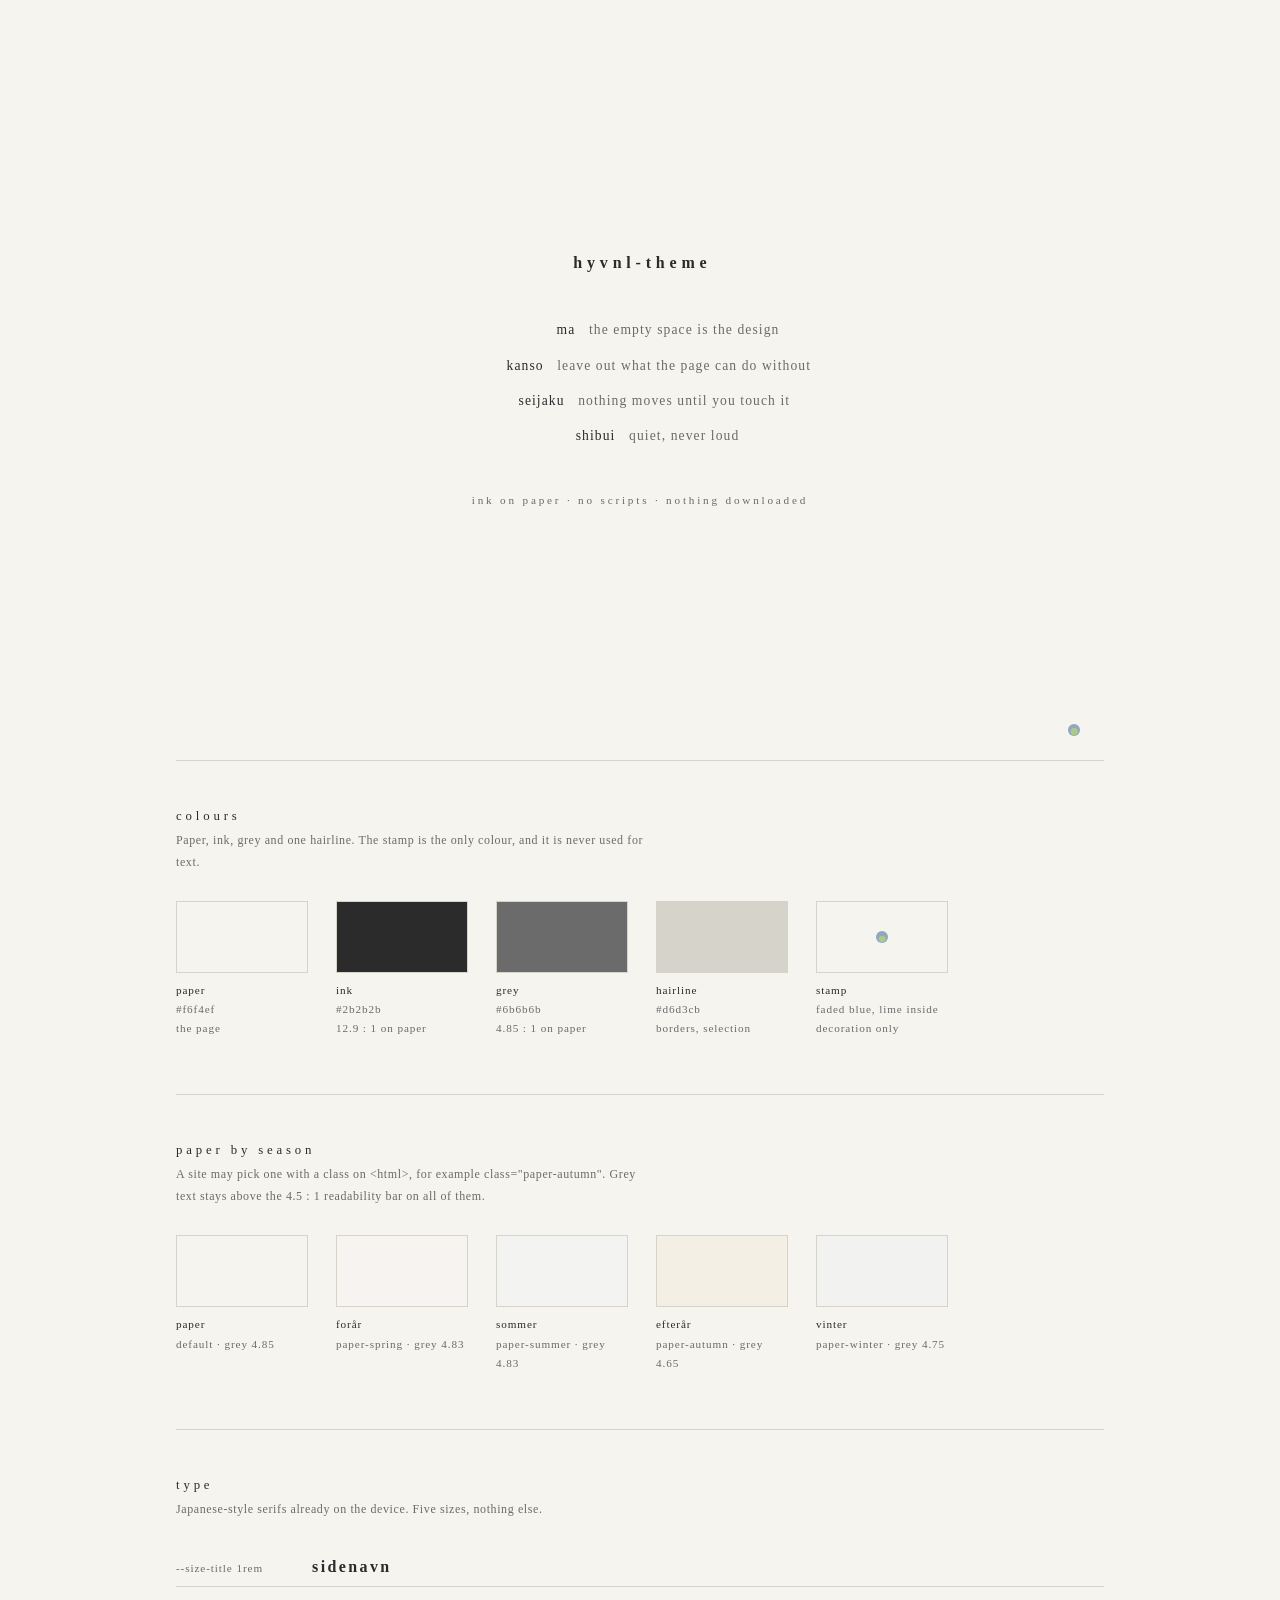
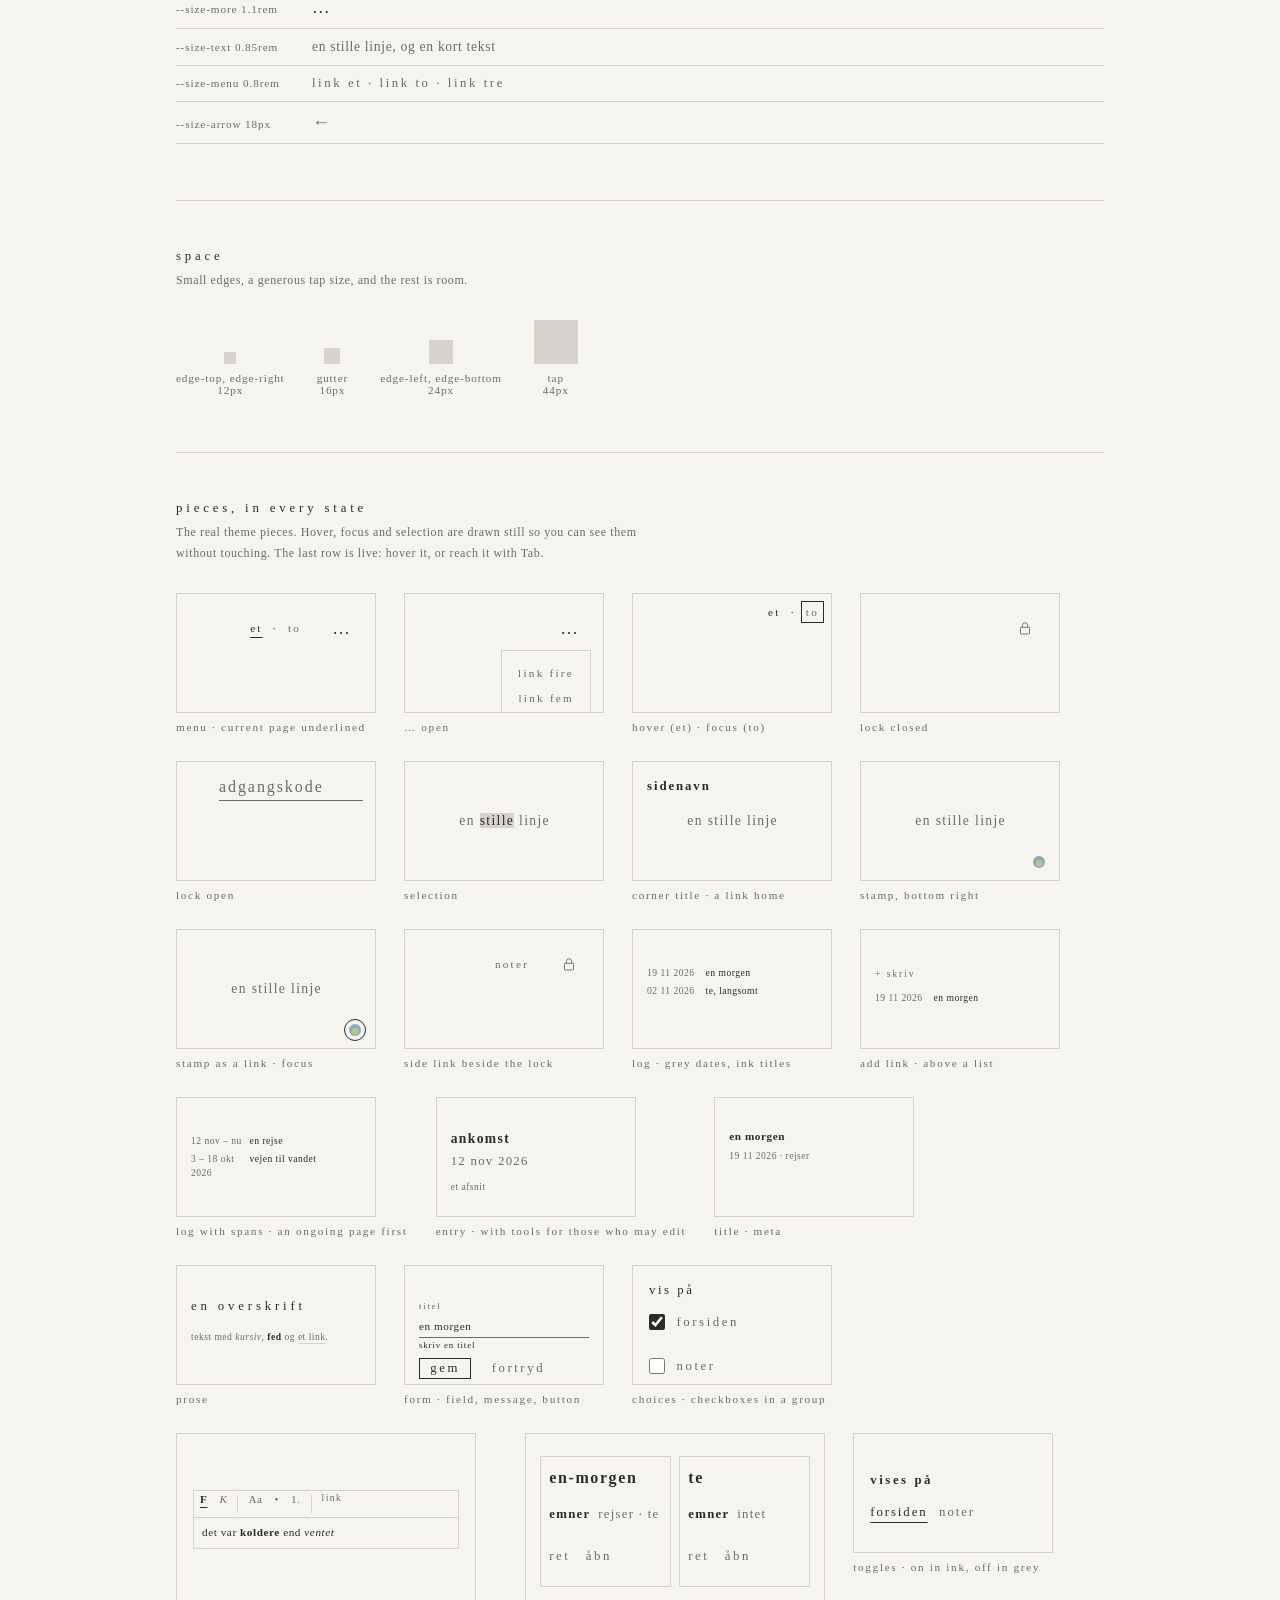
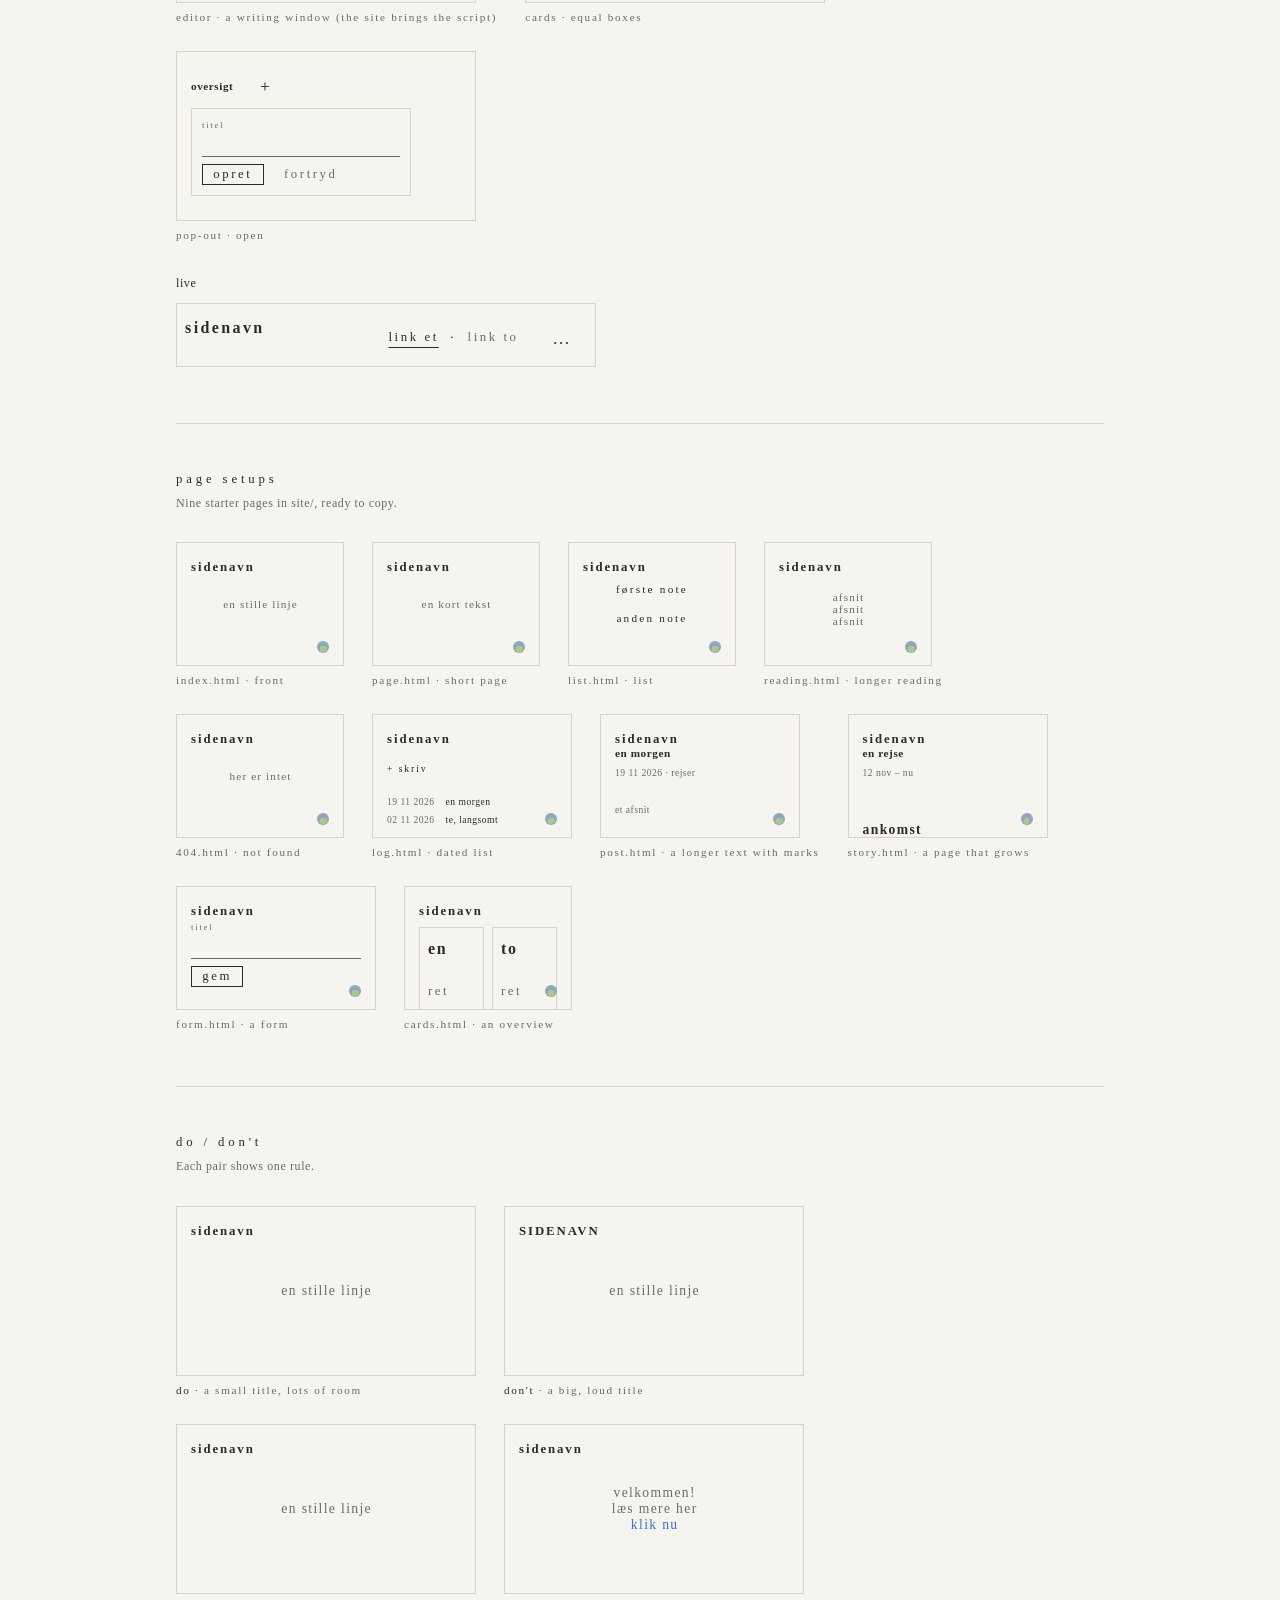
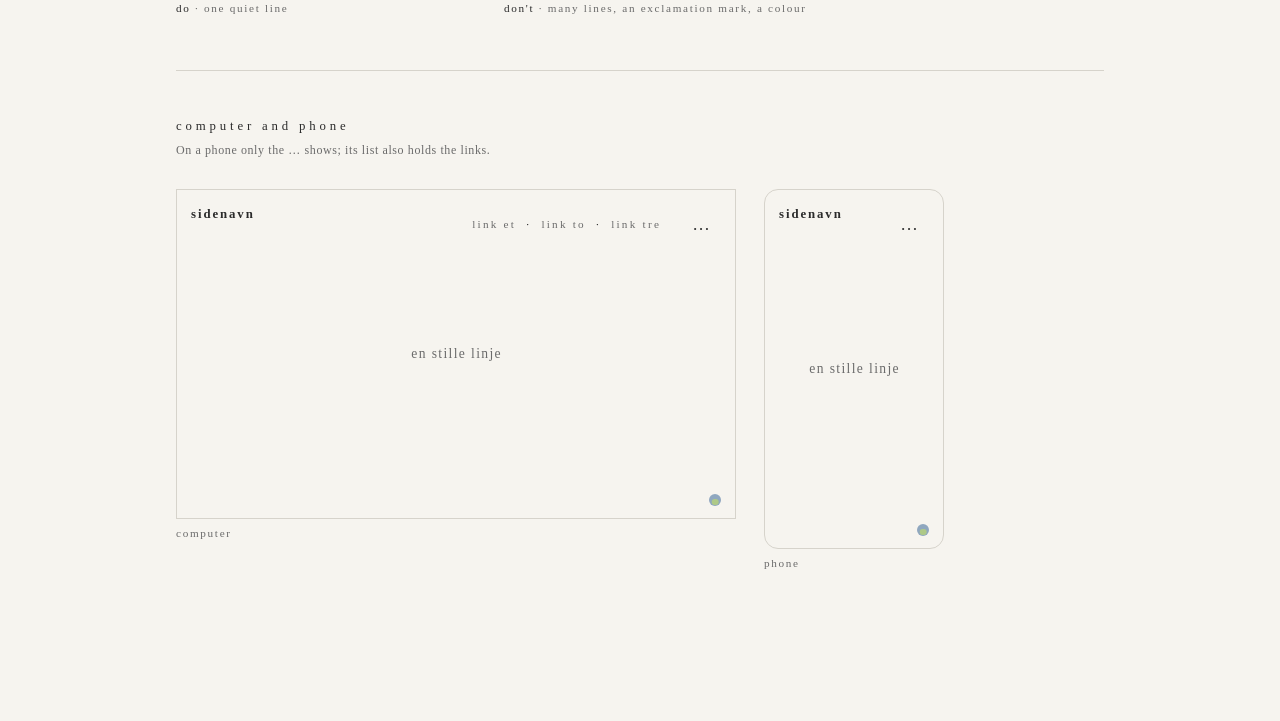
<file: specimen/index.html>
<!doctype html>
<html lang="en">
<head>
<meta charset="utf-8">
<meta name="viewport" content="width=device-width, initial-scale=1">
<title>hyvnl-theme · specimen</title>
<link rel="stylesheet" href="../site/theme.css">
<link rel="stylesheet" href="specimen.css">
<link rel="icon" href="../site/favicon.ico" sizes="16x16 32x32">
<link rel="icon" href="../site/favicon-32.png" sizes="32x32" type="image/png">
<link rel="icon" href="../site/favicon.svg" type="image/svg+xml">
<link rel="apple-touch-icon" href="../site/apple-touch-icon.png">
</head>
<body>
<div class="sp">

  <header class="sp-head" id="concept">
    <h1 class="sp-title">hyvnl-theme</h1>
    <ul class="concept">
      <li><b>ma</b>the empty space is the design</li>
      <li><b>kanso</b>leave out what the page can do without</li>
      <li><b>seijaku</b>nothing moves until you touch it</li>
      <li><b>shibui</b>quiet, never loud</li>
    </ul>
    <p class="sp-sub">ink on paper · no scripts · nothing downloaded</p>
    <span class="stamp" aria-hidden="true"></span>
  </header>

  <section class="sec" id="colours">
    <h2>colours</h2>
    <p>Paper, ink, grey and one hairline. The stamp is the only colour, and it is never used for text.</p>
    <div class="grid">
      <div class="sw"><div class="chip chip-paper"></div><b>paper</b>#f6f4ef<br>the page</div>
      <div class="sw"><div class="chip chip-ink"></div><b>ink</b>#2b2b2b<br>12.9 : 1 on paper</div>
      <div class="sw"><div class="chip chip-grey"></div><b>grey</b>#6b6b6b<br>4.85 : 1 on paper</div>
      <div class="sw"><div class="chip chip-hairline"></div><b>hairline</b>#d6d3cb<br>borders, selection</div>
      <div class="sw"><div class="chip"><span class="stamp" aria-hidden="true"></span></div><b>stamp</b>faded blue, lime inside<br>decoration only</div>
    </div>
  </section>

  <section class="sec" id="paper">
    <h2>paper by season</h2>
    <p>A site may pick one with a class on &lt;html&gt;, for example class="paper-autumn". Grey text stays above the 4.5 : 1 readability bar on all of them.</p>
    <div class="grid">
      <div class="sw"><div class="chip chip-paper"></div><b>paper</b>default · grey 4.85</div>
      <div class="sw"><div class="chip chip-spring"></div><b lang="da">forår</b>paper-spring · grey 4.83</div>
      <div class="sw"><div class="chip chip-summer"></div><b lang="da">sommer</b>paper-summer · grey 4.83</div>
      <div class="sw"><div class="chip chip-autumn"></div><b lang="da">efterår</b>paper-autumn · grey 4.65</div>
      <div class="sw"><div class="chip chip-winter"></div><b lang="da">vinter</b>paper-winter · grey 4.75</div>
    </div>
  </section>

  <section class="sec" id="type">
    <h2>type</h2>
    <p>Japanese-style serifs already on the device. Five sizes, nothing else.</p>
    <div class="type" lang="da">
      <div><code>--size-title 1rem</code><span class="t-title">sidenavn</span></div>
      <div><code>--size-more 1.1rem</code><span class="t-more">…</span></div>
      <div><code>--size-text 0.85rem</code><span class="t-text">en stille linje, og en kort tekst</span></div>
      <div><code>--size-menu 0.8rem</code><span class="t-menu">link et · link to · link tre</span></div>
      <div><code>--size-arrow 18px</code><span class="t-arrow">←</span></div>
    </div>
  </section>

  <section class="sec" id="space">
    <h2>space</h2>
    <p>Small edges, a generous tap size, and the rest is room.</p>
    <div class="space">
      <div><span class="box box-12"></span>edge-top, edge-right<br>12px</div>
      <div><span class="box box-16"></span>gutter<br>16px</div>
      <div><span class="box box-24"></span>edge-left, edge-bottom<br>24px</div>
      <div><span class="box box-44"></span>tap<br>44px</div>
    </div>
  </section>

  <section class="sec" id="pieces">
    <h2>pieces, in every state</h2>
    <p>The real theme pieces. Hover, focus and selection are drawn still so you can see them without touching. The last row is live: hover it, or reach it with Tab.</p>
    <div class="grid" lang="da" inert>
      <div><div class="frame"><nav class="menu"><ul class="menu-links"><li><a href="#" aria-current="page">et</a></li><li><span class="dot">·</span><a href="#">to</a></li></ul><details class="more"><summary>…</summary></details></nav></div><p class="cap" lang="en">menu · current page underlined</p></div>
      <div><div class="frame"><nav class="menu"><details class="more" open><summary>…</summary><ul><li><a href="#">link fire</a></li><li><a href="#">link fem</a></li></ul></details></nav></div><p class="cap" lang="en">… open</p></div>
      <div><div class="frame"><nav class="menu"><ul class="menu-links"><li><a href="#" class="show-hover">et</a></li><li><span class="dot">·</span><a href="#" class="show-focus">to</a></li></ul></nav></div><p class="cap" lang="en">hover (et) · focus (to)</p></div>
      <div><div class="frame"><form class="menu lock"><label class="lock-icon"><svg width="12" height="14" viewBox="0 0 16 18" fill="none" stroke="currentColor" stroke-width="1.2" focusable="false"><rect x="2" y="8" width="12" height="9" rx="1"/><path d="M4.5 8V5.5a3.5 3.5 0 0 1 7 0V8"/></svg></label></form></div><p class="cap" lang="en">lock closed</p></div>
      <div><div class="frame"><form class="menu lock" data-open><input class="lock-field" type="text" placeholder="adgangskode" aria-label="adgangskode"></form></div><p class="cap" lang="en">lock open</p></div>
      <div><div class="frame"><main class="center"><p class="line">en <span class="show-selection">stille</span> linje</p></main></div><p class="cap" lang="en">selection</p></div>
      <div><div class="frame"><main class="center"><a class="name" href="#">sidenavn</a><p class="line">en stille linje</p></main></div><p class="cap" lang="en">corner title · a link home</p></div>
      <div><div class="frame"><main class="center"><p class="line">en stille linje</p><span class="stamp"></span></main></div><p class="cap" lang="en">stamp, bottom right</p></div>
      <div><div class="frame"><main class="center"><p class="line">en stille linje</p><a class="stamp show-focus" href="#"></a></main></div><p class="cap" lang="en">stamp as a link · focus</p></div>
      <div><div class="frame"><div class="menu"><form class="lock"><label class="lock-icon"><svg width="12" height="14" viewBox="0 0 16 18" fill="none" stroke="currentColor" stroke-width="1.2" focusable="false"><rect x="2" y="8" width="12" height="9" rx="1"/><path d="M4.5 8V5.5a3.5 3.5 0 0 1 7 0V8"/></svg></label></form><a class="menu-side" href="#">noter</a></div></div><p class="cap" lang="en">side link beside the lock</p></div>
      <div><div class="frame"><main class="center reading"><ol class="log"><li><time class="log-date">19 11 2026</time><a href="#">en morgen</a></li><li><time class="log-date">02 11 2026</time><a href="#">te, langsomt</a></li></ol></main></div><p class="cap" lang="en">log · grey dates, ink titles</p></div>
      <div><div class="frame"><main class="center reading"><a class="add" href="#">+ skriv</a><ol class="log"><li><time class="log-date">19 11 2026</time><a href="#">en morgen</a></li></ol></main></div><p class="cap" lang="en">add link · above a list</p></div>
      <div><div class="frame"><main class="center reading"><ol class="log log-spans"><li><span class="log-date">12 nov – nu</span><a href="#">en rejse</a></li><li><span class="log-date">3 – 18 okt 2026</span><a href="#">vejen til vandet</a></li></ol></main></div><p class="cap" lang="en">log with spans · an ongoing page first</p></div>
      <div><div class="frame"><main class="center reading"><section class="entry"><h3 class="entry-title">ankomst</h3><p class="entry-date">12 nov 2026</p><div class="prose"><p>et afsnit</p></div><p class="entry-tools"><a href="#">ret</a> · <a href="#">slet</a></p></section></main></div><p class="cap" lang="en">entry · with tools for those who may edit</p></div>
      <div><div class="frame"><main class="center reading"><p class="title">en morgen</p><p class="meta">19 11 2026 · <a href="#">rejser</a></p></main></div><p class="cap" lang="en">title · meta</p></div>
      <div><div class="frame"><main class="center reading"><div class="prose"><h2>en overskrift</h2><p>tekst med <em>kursiv</em>, <strong>fed</strong> og <a href="#">et link</a>.</p></div></main></div><p class="cap" lang="en">prose</p></div>
      <div><div class="frame"><main class="center reading"><div class="form"><label class="field-label">titel</label><input class="field" type="text" value="en morgen"><p class="notice">skriv en titel</p><div class="actions"><button class="button" type="button">gem</button><a href="#">fortryd</a></div></div></main></div><p class="cap" lang="en">form · field, message, button</p></div>
      <div><div class="frame"><main class="center"><div class="form"><fieldset class="choices"><legend>vis på</legend><label class="choice"><input type="checkbox" checked>forsiden</label><label class="choice"><input type="checkbox">noter</label></fieldset></div></main></div><p class="cap" lang="en">choices · checkboxes in a group</p></div>
      <div><div class="frame frame-wide"><main class="center"><div class="form"><div class="editor"><div class="editor-bar"><span class="editor-tool tool-b" aria-pressed="true">F</span><span class="editor-tool tool-i">K</span><span class="editor-gap"></span><span class="editor-tool">Aa</span><span class="editor-tool">•</span><span class="editor-tool">1.</span><span class="editor-gap"></span><span class="editor-tool is-word">link</span></div><div class="editor-area"><p>det var <strong>koldere</strong> end <em>ventet</em></p></div></div></div></main></div><p class="cap" lang="en">editor · a writing window (the site brings the script)</p></div>
      <div><div class="frame frame-wide"><main class="wide spec-cards"><ul class="cards"><li class="card"><p class="card-name">en-morgen</p><p class="card-line"><span class="card-label">emner</span>rejser · te</p><div class="card-actions"><a href="#">ret</a><a href="#">åbn</a></div></li><li class="card"><p class="card-name">te</p><p class="card-line"><span class="card-label">emner</span>intet</p><div class="card-actions"><a href="#">ret</a><a href="#">åbn</a></div></li></ul></main></div><p class="cap" lang="en">cards · equal boxes</p></div>
      <div><div class="frame"><main class="center"><div class="form"><fieldset class="toggles"><legend>vises på</legend><label class="toggle"><input type="checkbox" checked>forsiden</label><label class="toggle"><input type="checkbox">noter</label></fieldset></div></main></div><p class="cap" lang="en">toggles · on in ink, off in grey</p></div>
      <div><div class="frame frame-wide"><main class="wide spec-cards"><div class="head"><p class="title">oversigt</p><details class="pop pop-add" open><summary>+</summary><div class="pop-panel"><div class="form"><label class="field-label">titel</label><input class="field" type="text"><div class="actions"><button class="button" type="button">opret</button><a href="#">fortryd</a></div></div></div></details></div></main></div><p class="cap" lang="en">pop-out · open</p></div>
    </div>
    <p class="cap"><b>live</b></p>
    <div class="live" lang="da">
      <a class="name" href="#pieces">sidenavn</a>
      <nav class="menu" aria-label="Menu"><ul class="menu-links"><li><a href="#pieces" aria-current="page">link et</a></li><li><span class="dot" aria-hidden="true">·</span><a href="#pieces">link to</a></li></ul><details class="more"><summary aria-label="Flere links">…</summary><ul><li><a href="#pieces">link fire</a></li></ul></details></nav>
    </div>
  </section>

  <section class="sec" id="pages">
    <h2>page setups</h2>
    <p>Nine starter pages in site/, ready to copy.</p>
    <div class="grid" lang="da" inert>
      <div><div class="frame frame-thumb"><main class="center"><p class="name">sidenavn</p><p class="line">en stille linje</p><span class="stamp"></span></main></div><p class="cap" lang="en">index.html · front</p></div>
      <div><div class="frame frame-thumb"><main class="center"><p class="name">sidenavn</p><p class="line">en kort tekst</p><span class="stamp"></span></main></div><p class="cap" lang="en">page.html · short page</p></div>
      <div><div class="frame frame-thumb"><main class="center"><p class="name">sidenavn</p><ul class="list"><li>første note</li><li>anden note</li></ul><span class="stamp"></span></main></div><p class="cap" lang="en">list.html · list</p></div>
      <div><div class="frame frame-thumb"><main class="center reading"><p class="name">sidenavn</p><p class="line">afsnit</p><p class="line">afsnit</p><p class="line">afsnit</p><span class="stamp"></span></main></div><p class="cap" lang="en">reading.html · longer reading</p></div>
      <div><div class="frame frame-thumb"><main class="center"><p class="name">sidenavn</p><p class="line">her er intet</p><span class="stamp"></span></main></div><p class="cap" lang="en">404.html · not found</p></div>
      <div><div class="frame frame-thumb"><main class="center reading"><p class="name">sidenavn</p><p class="add">+ skriv</p><ol class="log"><li><time class="log-date">19 11 2026</time><a href="#">en morgen</a></li><li><time class="log-date">02 11 2026</time><a href="#">te, langsomt</a></li></ol><span class="stamp"></span></main></div><p class="cap" lang="en">log.html · dated list</p></div>
      <div><div class="frame frame-thumb"><main class="center reading"><p class="name">sidenavn</p><p class="title">en morgen</p><p class="meta">19 11 2026 · rejser</p><div class="prose"><p>et afsnit</p></div><span class="stamp"></span></main></div><p class="cap" lang="en">post.html · a longer text with marks</p></div>
      <div><div class="frame frame-thumb"><main class="center reading"><p class="name">sidenavn</p><p class="title">en rejse</p><p class="meta">12 nov – nu</p><section class="entry"><h3 class="entry-title">ankomst</h3><p class="entry-date">12 nov 2026</p></section><p class="add">+ tilføj</p><span class="stamp"></span></main></div><p class="cap" lang="en">story.html · a page that grows</p></div>
      <div><div class="frame frame-thumb"><main class="center reading"><p class="name">sidenavn</p><div class="form"><label class="field-label">titel</label><input class="field" type="text"><div class="actions"><button class="button" type="button">gem</button></div></div><span class="stamp"></span></main></div><p class="cap" lang="en">form.html · a form</p></div>
      <div><div class="frame frame-thumb"><main class="wide"><p class="name">sidenavn</p><ul class="cards"><li class="card"><p class="card-name">en</p><div class="card-actions"><a href="#">ret</a></div></li><li class="card"><p class="card-name">to</p><div class="card-actions"><a href="#">ret</a></div></li></ul><span class="stamp"></span></main></div><p class="cap" lang="en">cards.html · an overview</p></div>
    </div>
  </section>

  <section class="sec" id="dodont">
    <h2>do / don't</h2>
    <p>Each pair shows one rule.</p>
    <div class="grid" lang="da" inert>
      <div><div class="frame frame-wide"><main class="center"><p class="name">sidenavn</p><p class="line">en stille linje</p></main></div><p class="cap" lang="en"><b>do</b> · a small title, lots of room</p></div>
      <div><div class="frame frame-wide"><main class="center"><p class="name dont-big">SIDENAVN</p><p class="line">en stille linje</p></main></div><p class="cap" lang="en"><b>don't</b> · a big, loud title</p></div>
      <div><div class="frame frame-wide"><main class="center"><p class="name">sidenavn</p><p class="line">en stille linje</p></main></div><p class="cap" lang="en"><b>do</b> · one quiet line</p></div>
      <div><div class="frame frame-wide"><main class="center"><p class="name">sidenavn</p><p class="line">velkommen!</p><p class="line">læs mere her</p><p class="line dont-colour">klik nu</p></main></div><p class="cap" lang="en"><b>don't</b> · many lines, an exclamation mark, a colour</p></div>
    </div>
  </section>

  <section class="sec" id="devices">
    <h2>computer and phone</h2>
    <p>On a phone only the … shows; its list also holds the links.</p>
    <div class="grid" lang="da" inert>
      <div><div class="frame frame-desk"><nav class="menu"><ul class="menu-links"><li><a href="#">link et</a></li><li><span class="dot">·</span><a href="#">link to</a></li><li><span class="dot">·</span><a href="#">link tre</a></li></ul><details class="more"><summary>…</summary></details></nav><main class="center"><p class="name">sidenavn</p><p class="line">en stille linje</p><span class="stamp"></span></main></div><p class="cap" lang="en">computer</p></div>
      <div><div class="frame frame-phone"><nav class="menu"><details class="more"><summary>…</summary></details></nav><main class="center"><p class="name">sidenavn</p><p class="line">en stille linje</p><span class="stamp"></span></main></div><p class="cap" lang="en">phone</p></div>
    </div>
  </section>

</div>
</body>
</html>
</file>
<file: site/theme.css>
/* hyvnl-theme 1.9.0
   The shared look for my sites: ink on paper, lots of empty space.
   Don't edit this copy. Change it in the hyvnl-theme repo, then copy it in again.
   Guide: GUIDE.md in the hyvnl-theme repo. */

/* ---------- tokens: every named value, by its job ---------- */
:root {
  /* colours (always light; the stamp is the only accent, never used for text) */
  --paper: #f6f4ef;
  --ink: #2b2b2b;
  --grey: #6b6b6b;
  --hairline: #d6d3cb;
  --stamp-blue: #8fa7bf;
  --stamp-lime: rgba(200, 230, 90, 0.55);

  /* paper by season: a site picks one with a class on <html> (see below) */
  --paper-spring: #f7f3f0;
  --paper-summer: #f3f4f1;
  --paper-autumn: #f4efe4;
  --paper-winter: #f2f2f0;

  /* font: Japanese-style serifs already on the device; nothing is downloaded */
  --font: "Hiragino Mincho ProN", "Yu Mincho", YuMincho, Georgia, serif;

  /* sizes */
  --size-title: 1rem;
  --size-menu: 0.8rem;
  --size-text: 0.85rem;
  --size-more: 1.1rem;
  --size-input: 16px;
  --size-arrow: 18px;
  --size-stamp: 12px;

  /* spacing */
  --edge-top: 12px;
  --edge-left: 24px;
  --edge-right: 12px;
  --edge-bottom: 24px;
  --tap: 44px;
  --gutter: 16px;
  --column: 22rem; /* width of a left-aligned column: 26em of body text */

  /* motion: how slowly a link turns from grey to ink */
  --ink-fade: 0.6s;
}

/* ---------- paper by season: <html lang="da" class="paper-autumn"> ---------- */
:root.paper-spring { --paper: var(--paper-spring); }
:root.paper-summer { --paper: var(--paper-summer); }
:root.paper-autumn { --paper: var(--paper-autumn); }
:root.paper-winter { --paper: var(--paper-winter); }

/* ---------- base ---------- */
* { box-sizing: border-box; }
html, body { height: 100%; margin: 0; }
body {
  background: var(--paper);
  color: var(--ink);
  font-family: var(--font);
  font-weight: normal;
}
a { color: var(--grey); text-decoration: none; }
a:hover { color: var(--ink); }
a[aria-current="page"] { color: var(--ink); }
a:focus-visible, summary:focus-visible { outline: 1px solid var(--ink); outline-offset: 4px; }
::selection { background: var(--hairline); color: var(--ink); }
a, .lock-icon { transition: color var(--ink-fade) ease; }
/* hidden means hidden, even for pieces that set their own display (1.7.0) */
[hidden] { display: none !important; }

/* ---------- menu: top right, links with a dot between, "…" folds out more ----------
   z-index keeps the menu above main.center (full height, positioned, and later in the page),
   so the links, "…" and the lock take clicks. The stamp stays below it. */
.menu {
  position: absolute;
  z-index: 2;
  top: var(--edge-top);
  right: var(--edge-right);
  display: flex;
  align-items: center;
  gap: 1.6em;
  font-size: var(--size-menu);
  letter-spacing: 0.2em;
}
.menu ul { margin: 0; padding: 0; list-style: none; }
.menu-links { display: flex; gap: 0.9em; }
.dot { margin-right: 0.9em; }
.more { position: relative; }
.more summary {
  display: block;
  min-width: var(--tap);
  line-height: var(--tap);
  text-align: center;
  list-style: none;
  cursor: pointer;
  color: var(--ink);
  font-size: var(--size-more);
  letter-spacing: 0;
}
.more summary::-webkit-details-marker { display: none; }
.more ul {
  position: absolute;
  top: 100%;
  right: 0;
  padding: 10px 16px;
  background: var(--paper);
  border: 1px solid var(--hairline);
  text-align: right;
  white-space: nowrap;
  line-height: 2.2;
}
.phone-only { display: none; }
/* The current page: ink and a thin underline, in the row and in "…" (1.6.0). */
.menu a[aria-current="page"] { text-decoration: underline; text-decoration-thickness: 1px; text-underline-offset: 0.45em; }

/* ---------- centre: everything else sits in the middle of the screen ---------- */
.center {
  position: relative;
  min-height: 100%;
  display: flex;
  flex-direction: column;
  align-items: center;
  justify-content: center;
  padding: 0 var(--gutter);
  text-align: center;
}

/* ---------- reading: a longer page starts high instead of in the middle ---------- */
.center.reading {
  justify-content: flex-start;
  padding-top: 20vh;
  padding-bottom: 96px;
}

/* ---------- corner title: top left ---------- */
.name {
  position: absolute;
  top: var(--edge-top);
  left: var(--edge-left);
  margin: 0;
  line-height: var(--tap);
  font-size: var(--size-title);
  font-weight: 600;
  letter-spacing: 0.15em;
  white-space: nowrap;
}
/* As a link home (1.6.0), it keeps the plain title's ink. */
a.name { color: var(--ink); }

/* ---------- centred line (padding-left balances the letter spacing) ---------- */
.line {
  margin: 0;
  font-size: var(--size-text);
  letter-spacing: 0.1em;
  padding-left: 0.1em;
  color: var(--grey);
}

/* ---------- body text ---------- */
.text {
  max-width: 26em;
  margin: 0;
  font-size: var(--size-text);
  line-height: 2;
  letter-spacing: 0.05em;
  color: var(--grey);
}
.text + .text { margin-top: 1.4em; }
.text + .back { margin-top: 16px; }

/* ---------- list: a quiet column of links ---------- */
.list {
  margin: 0;
  padding: 0;
  list-style: none;
  font-size: var(--size-menu);
  letter-spacing: 0.2em;
  line-height: 2.6;
}
.list + .back { margin-top: 16px; }

/* ---------- back arrow: deprecated in 1.6.0 ----------
   Kept so pages made for older versions look the same; removed in 2.0.0. New pages use the corner
   title (a link home) and the menu instead. */
.back {
  display: block;
  width: var(--tap);
  line-height: var(--tap);
  text-align: center;
  font-size: var(--size-arrow);
  letter-spacing: 0;
}
.back:hover, .back:focus { color: var(--ink); }

/* ---------- side link: one link at the start of the top-right corner ----------
   Shows on phones too. Steps aside while the password field is open, so the field fits. */
.lock { display: flex; align-items: center; }
.menu-side { display: block; line-height: var(--tap); }
/* Beside a lock, the link is written AFTER the lock form (so pressing it never opens the field)
   and shown before it. While the field is open, the link steps aside so the field fits. */
.lock ~ .menu-side { order: -1; }
.lock:focus-within ~ .menu-side, .lock[data-open] ~ .menu-side { display: none; }

/* ---------- column: a left-aligned column for longer pages (log, post, form) ---------- */
.log, .title, .meta, .prose, .form {
  width: 100%;
  max-width: var(--column);
  text-align: left;
  overflow-wrap: anywhere;
}

/* ---------- title: a page's own title in the column, when the corner holds the site part ---------- */
.title {
  margin: 0;
  font-size: var(--size-title);
  font-weight: 600;
  letter-spacing: 0.1em;
  line-height: 1.6;
}

/* ---------- meta: a grey line of small facts, with · between ---------- */
.meta {
  margin: 0;
  font-size: var(--size-menu);
  letter-spacing: 0.1em;
  line-height: 2;
  color: var(--grey);
}
.title + .meta { margin-top: 0.4em; }
.meta + .prose, .meta + .log, .meta + .form, .title + .log, .title + .form { margin-top: 2.4em; }
.prose + .meta, .log + .meta { margin-top: 2.4em; }
.meta + .back, .prose + .back, .log + .back, .form + .back, .line + .back { margin-top: 24px; }
.line + .form { margin-top: 2em; }

/* ---------- add link: a small, quiet "+ word" just above a list (1.6.0) ----------
   <a class="add" href="…">+ skriv</a>, only for those who may add to the list. */
.add {
  display: block;
  width: 100%;
  max-width: var(--column);
  text-align: left;
  line-height: var(--tap);
  font-size: var(--size-menu);
  letter-spacing: 0.2em;
}
.title + .add { margin-top: 1.2em; }
.add + .log { margin-top: 0.6em; }

/* ---------- add link that stays: always in the bottom left corner, also while the page scrolls (1.8.0) ----------
   <p class="add-fixed"><a class="add" href="…">+ skriv</a></p>, for those who may add. Phones: a thin strip of paper
   along the bottom, so it never covers words, and the stamp moves up above it. */
.add-fixed { position: fixed; left: var(--edge-left); bottom: 8px; z-index: 1; margin: 0; background: var(--paper); }
.add-fixed .add { width: auto; min-width: var(--tap); }

/* ---------- log: grey dates next to ink titles ---------- */
.log {
  margin: 0;
  padding: 0;
  list-style: none;
  font-size: var(--size-menu);
  letter-spacing: 0.1em;
  line-height: 1.8;
}
.log li { display: grid; grid-template-columns: 7.5em 1fr; gap: 0 1.2em; padding: 0.5em 0; }
.log-date { color: var(--grey); white-space: nowrap; }
/* Dates that are spans ("12 nov – nu", "12 dec 2025 – 4 jan 2026") get more room (1.8.0). On phones they stand above the title. */
.log-spans li { grid-template-columns: 9.5em 1fr; }
.log-spans .log-date { white-space: normal; }
.log a { color: var(--ink); text-underline-offset: 0.3em; text-decoration-color: var(--hairline); }
.log a:hover { text-decoration-line: underline; }

/* ---------- entry: one dated part of a longer, growing page (1.8.0) ----------
   <section class="entry" id="n1"><h2 class="entry-title">…</h2><p class="entry-date">…</p><div class="prose">…</div></section> */
.entry { width: 100%; max-width: var(--column); text-align: left; overflow-wrap: anywhere; scroll-margin-top: 1.6em; }
.meta + .entry { margin-top: 2.4em; }
.entry + .entry { margin-top: 3.6em; }
.entry + .meta { margin-top: 2.4em; }
.entry-title { margin: 0; font-size: var(--size-text); font-weight: 600; letter-spacing: 0.1em; line-height: 1.6; }
.entry-date { margin: 0; font-size: var(--size-menu); letter-spacing: 0.1em; line-height: 1.8; color: var(--grey); }
.entry-title + .prose, .entry-date + .prose { margin-top: 0.8em; }
.entry-tools { margin: 0.6em 0 0; font-size: var(--size-menu); letter-spacing: 0.1em; line-height: var(--tap); color: var(--grey); }
.entry-tools a { display: inline-block; padding: 0 1em; }
.entry-tools a:first-child { margin-left: -1em; }

/* ---------- prose: longer text with simple marks ---------- */
.prose {
  font-size: var(--size-text);
  line-height: 2;
  letter-spacing: 0.05em;
  color: var(--grey);
}
.prose > * { margin: 0; }
.prose > * + * { margin-top: 1.4em; }
.prose > * + h2, .prose > * + h3 { margin-top: 2.4em; }
.prose h2, .prose h3 { font-size: var(--size-text); line-height: 1.6; letter-spacing: 0.1em; color: var(--ink); }
.prose h2 { font-weight: 600; }
.prose h3 { font-weight: normal; }
.prose ul, .prose ol { padding-left: 1.4em; }
.prose strong { font-weight: 600; color: var(--ink); }
.prose a { text-decoration: underline; text-decoration-color: var(--hairline); text-underline-offset: 0.3em; }
.prose a:hover { text-decoration-color: var(--ink); }

/* ---------- form: labels, fields and one quiet button, no script ---------- */
.form { margin: 0; }
.field-label {
  display: block;
  font-size: var(--size-menu);
  letter-spacing: 0.2em;
  color: var(--grey);
}
.field-label:not(:first-child) { margin-top: 2em; }
.field, .area {
  display: block;
  width: 100%;
  margin: 0.3em 0 0;
  border: 0;
  border-radius: 0;
  background: transparent;
  color: var(--ink);
  font: inherit;
  font-size: var(--size-input);
  letter-spacing: 0.05em;
  outline: none;
}
.field { padding: 6px 0; border-bottom: 1px solid var(--grey); }
.area { min-height: 18em; padding: 10px; border: 1px solid var(--hairline); line-height: 1.8; resize: vertical; }
.field:focus, .area:focus { border-color: var(--ink); }
.hint {
  margin: 0.5em 0 0;
  font-size: var(--size-menu);
  letter-spacing: 0.05em;
  line-height: 1.8;
  color: var(--grey);
}
.notice { margin: 0.5em 0 0; font-size: var(--size-menu); letter-spacing: 0.1em; line-height: 1.8; color: var(--ink); }
.actions {
  display: flex;
  align-items: center;
  gap: 1.6em;
  margin-top: 2.4em;
  font-size: var(--size-menu);
  letter-spacing: 0.2em;
}
.button {
  min-height: var(--tap);
  padding: 0 1.6em;
  border: 1px solid var(--ink);
  border-radius: 0;
  background: transparent;
  color: var(--ink);
  font: inherit;
  letter-spacing: 0.2em;
  cursor: pointer;
  transition: background-color var(--ink-fade) ease, color var(--ink-fade) ease;
}
.button:hover { background: var(--ink); color: var(--paper); }
.button:focus-visible { outline: 1px solid var(--ink); outline-offset: 4px; }

/* ---------- choices: checkboxes in a group, no script ----------
   A <fieldset class="choices"> with a <legend>, one <label class="choice"> per box. Can sit inside a .form. */
.choices { margin: 2em 0 0; padding: 0; border: 0; min-width: 0; }
.choices legend { padding: 0; font-size: var(--size-menu); letter-spacing: 0.2em; color: var(--ink); }
.choices legend + .field-label { margin-top: 1.2em; }
.choices .choices { margin-top: 2em; }
.choice {
  display: flex;
  align-items: center;
  gap: 0.9em;
  min-height: var(--tap);
  font-size: var(--size-menu);
  letter-spacing: 0.2em;
  color: var(--grey);
  cursor: pointer;
}
.choice input { flex: none; width: 16px; height: 16px; margin: 0; accent-color: var(--ink); cursor: pointer; }
.choice input:focus-visible { outline: 1px solid var(--ink); outline-offset: 4px; }
.choices + .actions { margin-top: 1.2em; }
.form + .form { margin-top: 3.6em; }
.form + .meta { margin-top: 2.4em; }
.form > .toggles { margin-top: 2em; }
input[type="date"].field { -webkit-appearance: none; appearance: none; min-height: 40px; }

/* ---------- editor: a writing window with a quiet row of tools (1.7.0) ----------
   Look only: the site's own script builds it in place of a .area (and keeps the .area for when scripts are
   off). A .editor holds a .editor-bar (role="toolbar") of .editor-tool buttons, with .editor-gap between
   groups, an optional .editor-link row (an address field and its buttons), and the .editor-area itself
   (contenteditable). A tool that is on has aria-pressed="true": ink, underlined. */
.editor { margin: 0.3em 0 0; border: 1px solid var(--hairline); }
.editor:focus-within { border-color: var(--ink); }
.editor-bar {
  position: sticky;
  top: 0;
  z-index: 1;
  display: flex;
  flex-wrap: wrap;
  align-items: center;
  border-bottom: 1px solid var(--hairline);
  background: var(--paper);
}
.editor-tool {
  min-width: var(--tap);
  height: var(--tap);
  padding: 0 0.5em;
  border: 0;
  border-radius: 0;
  background: transparent;
  color: var(--grey);
  font: inherit;
  font-size: var(--size-input);
  letter-spacing: 0.05em;
  cursor: pointer;
  transition: color var(--ink-fade) ease;
}
.editor-tool:hover { color: var(--ink); }
.editor-tool[aria-pressed="true"] { color: var(--ink); text-decoration: underline; text-underline-offset: 0.35em; }
.editor-tool:focus-visible { outline: 1px solid var(--ink); outline-offset: -8px; }
.editor-tool.tool-b { font-weight: 600; }
.editor-tool.tool-i { font-style: italic; }
.editor-tool.is-word { padding: 0 0.6em; font-size: var(--size-menu); letter-spacing: 0.15em; }
.editor-gap { width: 1px; height: 18px; margin: 0 4px; background: var(--hairline); }
.editor-link {
  display: flex;
  align-items: center;
  gap: 0.8em;
  padding: 0 10px;
  border-bottom: 1px solid var(--hairline);
  font-size: var(--size-menu);
  letter-spacing: 0.15em;
  color: var(--grey);
}
.editor-link .field { flex: 1; min-width: 0; margin: 0; }
.editor-link button {
  min-width: var(--tap);
  min-height: var(--tap);
  padding: 0 0.4em;
  border: 0;
  background: transparent;
  color: var(--grey);
  font: inherit;
  cursor: pointer;
}
.editor-link button:hover { color: var(--ink); }
.editor-link button:focus-visible { outline: 1px solid var(--ink); outline-offset: -8px; }
.editor-area {
  min-height: 18em;
  padding: 10px;
  color: var(--ink);
  font-size: var(--size-input);
  letter-spacing: 0.05em;
  line-height: 1.8;
  outline: none;
  overflow-wrap: anywhere;
}
.editor-area > * { margin: 0; }
.editor-area > * + * { margin-top: 1em; }
.editor-area > * + h2, .editor-area > * + h3 { margin-top: 1.6em; }
.editor-area h2, .editor-area h3 { font-size: var(--size-input); line-height: 1.8; letter-spacing: 0.1em; }
.editor-area h2 { font-weight: 600; }
.editor-area h3 { font-weight: normal; }
.editor-area ul, .editor-area ol { padding-left: 1.4em; }
.editor-area strong, .editor-area b { font-weight: 600; }
.editor-area a { color: var(--ink); text-decoration: underline; text-decoration-color: var(--grey); text-underline-offset: 0.3em; }
.editor + .notice { margin-top: 0.5em; }

/* ---------- wide: a full-width page that starts top left (an overview, a dashboard) ----------
   <main class="wide"> instead of <main class="center">. The corner title, menu and stamp work the same. */
.wide {
  position: relative;
  min-height: 100%;
  padding: 96px var(--edge-left);
}
.wide .title, .wide .meta { max-width: none; }
.cards + .back { margin-top: 24px; }

/* ---------- head: a title with something small beside it (for example a pop-out "+") ---------- */
.head { position: relative; display: flex; align-items: center; gap: 0.6em; }
.head .title { width: auto; }
.head + .meta { margin-top: 0.4em; }

/* ---------- cards: a grid of equal boxes, as many per row as fit ----------
   <ul class="cards"> with one <li class="card"> each. Every card is as tall as the tallest one. */
.cards {
  display: grid;
  grid-template-columns: repeat(auto-fill, minmax(14rem, 1fr));
  grid-auto-rows: 1fr;
  gap: var(--gutter);
  margin: 2.4em 0 0;
  padding: 0;
  list-style: none;
}
.card {
  position: relative;
  display: flex;
  flex-direction: column;
  min-width: 0;
  min-height: 15rem;
  padding: 20px;
  border: 1px solid var(--hairline);
  overflow-wrap: anywhere;
}
.card-name { margin: 0; font-size: var(--size-title); font-weight: 600; letter-spacing: 0.1em; line-height: 1.6; }
.card-line { margin: 0.2em 0 0; font-size: var(--size-menu); letter-spacing: 0.1em; line-height: 1.9; color: var(--grey); }
.card-name + .card-line { margin-top: 0.9em; }
.card-label { margin-right: 0.6em; font-weight: 600; color: var(--ink); white-space: nowrap; }
.card .notice { margin-top: 0.6em; }
/* the card's own links or pop-outs, on one line at the bottom */
.card-actions {
  position: relative;
  display: flex;
  flex-wrap: wrap;
  align-items: center;
  gap: 0 1.2em;
  margin-top: auto;
  padding-top: 0.6em;
  font-size: var(--size-menu);
  letter-spacing: 0.2em;
}
.card-actions a { line-height: var(--tap); }

/* ---------- toggles: words that switch on and off, no script ----------
   A <fieldset class="toggles"> with a <legend>, one <label class="toggle"> per word, each holding a real
   checkbox. On: ink with a line under it. Off: grey. (Browsers older than 2023 show no difference.) */
.toggles { display: flex; flex-wrap: wrap; gap: 0 1.2em; margin: 0; padding: 0; border: 0; min-width: 0; }
.toggles + .toggles { margin-top: 0.8em; }
.toggles legend { padding: 0; font-size: var(--size-menu); font-weight: 600; letter-spacing: 0.2em; color: var(--ink); }
.toggle {
  position: relative;
  display: inline-flex;
  align-items: center;
  min-height: var(--tap);
  font-size: var(--size-menu);
  letter-spacing: 0.15em;
  color: var(--grey);
  cursor: pointer;
  transition: color var(--ink-fade) ease;
}
.toggle input { position: absolute; width: 1px; height: 1px; margin: 0; opacity: 0; }
.toggle:hover { color: var(--ink); }
.toggle:has(input:checked) { color: var(--ink); text-decoration: underline; text-decoration-color: var(--ink); text-underline-offset: 0.45em; }
.toggle:has(input:focus-visible) { outline: 1px solid var(--ink); outline-offset: 2px; }
.toggles + .actions { margin-top: 1.2em; }

/* ---------- choice rows: one name, then words to pick one of, no script (1.9.0) ----------
   <fieldset class="shares"><legend>…</legend><div class="share-grid">
     <div class="share-row" role="radiogroup" aria-labelledby="n-1"><span class="share-name" id="n-1">…</span>
       <span class="toggles"><label class="toggle"><input type="radio" name="…" value="…" checked>…</label>…</span></div>
   </div></fieldset>
   On a computer the names stand in one column; on phones each name stands above its words. */
.shares { margin: 2em 0 0; padding: 0; border: 0; min-width: 0; }
.shares > legend { padding: 0; font-size: var(--size-menu); font-weight: 600; letter-spacing: 0.2em; color: var(--ink); }
.share-grid { display: grid; grid-template-columns: fit-content(14em) 1fr; gap: 0 1.6em; align-items: center; margin-top: 0.4em; font-size: var(--size-menu); letter-spacing: 0.1em; }
.share-row { display: grid; grid-column: 1 / -1; grid-template-columns: subgrid; align-items: center; }
.share-name { color: var(--ink); overflow-wrap: anywhere; line-height: 1.6; }
.share-row .toggles { gap: 0 1.1em; }
@media (max-width: 599px) {
  .share-grid, .share-row { grid-template-columns: 1fr; }
  .share-name { margin-top: 0.6em; }
}

/* ---------- mark: a quiet grey word after a title, for example who may see it (1.9.0) ---------- */
.mark { margin-left: 0.8em; color: var(--grey); white-space: nowrap; }

/* ---------- pop-out: a word (or "+") that opens a framed panel over the page, no script ----------
   <details class="pop" name="…"><summary>…</summary><div class="pop-panel">…</div></details>
   Pop-outs with the same name close each other (browsers from 2024). Inside .head the panel hangs under the
   title; inside .card-actions it is as wide as the card. */
.pop > summary {
  display: block;
  line-height: var(--tap);
  list-style: none;
  color: var(--grey);
  cursor: pointer;
  transition: color var(--ink-fade) ease;
}
.pop > summary::-webkit-details-marker { display: none; }
.pop > summary:hover, .pop[open] > summary { color: var(--ink); }
.pop > summary:focus-visible { outline: 1px solid var(--ink); outline-offset: 2px; }
.pop-add > summary { min-width: var(--tap); text-align: center; font-size: var(--size-more); }
.pop-panel {
  position: absolute;
  z-index: 1;
  top: 100%;
  left: 0;
  width: min(var(--column), calc(100vw - 2 * var(--edge-left)));
  padding: 20px;
  border: 1px solid var(--hairline);
  background: var(--paper);
  text-align: left;
}
.card-actions .pop-panel { left: -21px; right: -21px; width: auto; }
.pop-panel .form { max-width: none; }
.pop-panel .actions { margin-top: 1.2em; }
.pop-panel .line { text-align: left; padding-left: 0; }

/* ---------- lock: the icon turns into a password field, no script ---------- */
.lock-field {
  width: 0; opacity: 0; padding: 4px 0; margin: 0;
  border: 0; border-bottom: 1px solid var(--grey); border-radius: 0;
  background: transparent; color: var(--ink);
  font: inherit; font-size: var(--size-input); letter-spacing: 0.12em;
  outline: none;
  transition: width .25s ease, opacity .25s ease;
}
.lock-field::placeholder { color: var(--grey); opacity: 1; }
.lock-field:focus { border-bottom-color: var(--ink); }
.lock-icon {
  display: flex; width: var(--tap); height: var(--tap);
  align-items: center; justify-content: center;
  color: var(--grey); cursor: pointer;
}
.lock-icon:hover { color: var(--ink); }
.lock:focus-within .lock-field, .lock[data-open] .lock-field { width: 9em; opacity: 1; }
.lock:focus-within .lock-icon, .lock[data-open] .lock-icon { display: none; }

/* ---------- stamp: a faded blue dot with a lime dot low inside, bottom right ----------
   Decoration: <span class="stamp" aria-hidden="true"></span> as the last thing in main.center.
   Or a link (1.6.0): <a class="stamp" href="…" aria-label="…"></a>. Same look; an invisible 44px
   square around the dot takes the tap, so nothing on the page moves. */
.stamp {
  position: absolute;
  right: var(--edge-left);
  bottom: var(--edge-bottom);
  width: var(--size-stamp);
  height: var(--size-stamp);
  border-radius: 50%;
  background: var(--stamp-blue);
}
.stamp::after {
  content: "";
  position: absolute;
  left: 50%;
  bottom: 1px;
  width: 55%;
  height: 55%;
  transform: translateX(-50%);
  border-radius: 50%;
  background: var(--stamp-lime);
}
a.stamp::before { content: ""; position: absolute; left: -16px; top: -16px; width: var(--tap); height: var(--tap); }
a.stamp:focus-visible { outline: 1px solid var(--ink); outline-offset: 4px; }

/* ---------- read by screen readers only ---------- */
.visually-hidden {
  position: absolute; width: 1px; height: 1px; padding: 0; margin: -1px;
  overflow: hidden; clip: rect(0 0 0 0); white-space: nowrap; border: 0;
}

/* ---------- less motion when the device asks for it ---------- */
@media (prefers-reduced-motion: reduce) {
  .lock-field, a, .lock-icon, .button, .toggle, .pop > summary { transition: none; }
}

/* ---------- phone: narrower than 600px, only "…" shows ----------
   The number is written out because CSS doesn't allow variables inside @media. */
@media (max-width: 599px) {
  .menu-links { display: none; }
  .phone-only { display: block; }
  .card { min-height: 0; }
  .log-spans li { grid-template-columns: 1fr; }
  .add-fixed { left: 0; right: 0; bottom: 0; padding: 0 var(--edge-left); border-top: 1px solid var(--hairline); }
  main:has(> .add-fixed) > .stamp { bottom: calc(var(--edge-bottom) + var(--tap)); }
  /* Scrolling something into view (the keyboard moving on) stops above the strip, so focus never hides behind it (1.8.1). */
  html:has(.add-fixed) { scroll-padding-bottom: calc(var(--tap) + 12px); }
}

/* ---------- print: ink on white paper, title and words only ---------- */
@media print {
  body { background: #fff; color: #000; }
  .menu, .back, .add, .add-fixed, .entry-tools, .stamp, .form, .actions, .card-actions { display: none; }
  .wide { padding: 0; }
  .cards { display: block; }
  .card { min-height: 0; margin-bottom: 1em; }
  .center, .center.reading { display: block; min-height: 0; padding: 0; text-align: left; }
  .name { position: static; margin-bottom: 1em; }
  .line, .text, .list, .meta, .prose, .log-date, a { color: #000; }
  .text, .log, .title, .meta, .entry, .prose { max-width: none; }
}
</file>
<file: specimen/specimen.css>
/* hyvnl-theme specimen: layout for the specimen page only.
   Not part of the theme; sites never copy it. Colours and sizes come from theme tokens. */

body { height: auto; }
.sp { max-width: 960px; margin: 0 auto; padding: 0 var(--gutter) 96px; }

/* opening screen */
.sp-head {
  position: relative;
  min-height: min(92vh, 760px);
  display: flex; flex-direction: column; align-items: center; justify-content: center;
  text-align: center;
}
.sp-title { margin: 0 0 40px; font-size: var(--size-title); font-weight: 600; letter-spacing: 0.3em; padding-left: 0.3em; }
.concept { margin: 0; padding: 0; list-style: none; font-size: var(--size-text); letter-spacing: 0.08em; line-height: 2.6; color: var(--grey); }
.concept b { display: inline-block; min-width: 5.5em; margin-right: 1em; text-align: right; font-weight: normal; color: var(--ink); }
.sp-sub { margin: 40px 0 0; font-size: 0.7rem; letter-spacing: 0.25em; color: var(--grey); }

/* sections */
.sec { padding: 48px 0 56px; border-top: 1px solid var(--hairline); }
.sec h2 { margin: 0 0 6px; font-size: var(--size-menu); font-weight: normal; letter-spacing: 0.3em; }
.sec > p { max-width: 40em; margin: 0 0 28px; font-size: 0.75rem; line-height: 1.8; letter-spacing: 0.05em; color: var(--grey); }
.grid { display: flex; flex-wrap: wrap; gap: 28px; align-items: flex-start; }
.cap { margin: 8px 0 0; font-size: 0.7rem; letter-spacing: 0.15em; color: var(--grey); }
.cap b { font-weight: normal; color: var(--ink); }
.grid + .cap { margin: 32px 0 8px; }

/* a frame: a small copy of a page made of real theme pieces */
.grid > div { max-width: 100%; }
.frame { max-width: 100%; position: relative; width: 200px; height: 120px; overflow: hidden; background: var(--paper); border: 1px solid var(--hairline); }
.frame .center { height: 100%; }
.frame .menu { font-size: 0.7rem; }
.frame .name { font-size: 0.8rem; left: 14px; top: 2px; }
.frame .stamp { right: 14px; bottom: 12px; }
.frame-wide { width: 300px; height: 170px; }
.frame-desk { width: 560px; height: 330px; }
.frame-phone { width: 180px; height: 360px; border-radius: 14px; }
.frame-thumb { width: 168px; height: 124px; }
/* the editor, small enough for its frame */
.frame .editor-tool { min-width: 0; height: 26px; padding: 0 6px; font-size: 0.7rem; }
.frame .editor-tool.is-word { font-size: 0.6rem; }
.frame .editor-area { min-height: 0; padding: 6px 8px; font-size: 0.7rem; line-height: 1.6; }
/* the wide page inside a small frame: less room around it, smaller cards */
.frame .wide { min-height: 0; height: 100%; padding: 30px 14px 0; }
.frame .spec-cards { padding-top: 12px; }
.frame .cards { grid-template-columns: 1fr 1fr; gap: 8px; margin-top: 0.6em; }
.frame .card { min-height: 0; padding: 8px; }
.frame .pop-panel { width: 220px; padding: 10px; }
.frame-thumb .line, .frame-thumb .list { font-size: 0.7rem; }
.frame .center.reading { padding-top: 48px; padding-bottom: 0; }
/* the 1.3.0 pieces, drawn small so they fit a frame */
.frame .log, .frame .meta, .frame .title, .frame .prose, .frame .form { font-size: 0.6rem; letter-spacing: 0.05em; line-height: 1.5; }
.frame .title { font-size: 0.7rem; }
.frame .prose { line-height: 1.5; }
.frame .log li { grid-template-columns: 5.5em 1fr; gap: 0 0.6em; padding: 0.2em 0; }
.frame .field-label { font-size: 0.55rem; }
.frame .field { font-size: 0.7rem; padding: 2px 0; }
.frame .actions { margin-top: 0.5em; }
.frame .notice { font-size: 0.55rem; margin: 0.2em 0 0; line-height: 1.3; }
.frame .center.reading:has(.form) { padding-top: 18px; }
.frame .button { min-height: 20px; padding: 0 0.8em; }
.frame .center.reading:has(.log, .title, .prose, .form) { padding-top: 34px; padding-left: 14px; padding-right: 14px; }
.frame .center.reading:has(.title, .prose) { padding-top: 30px; }
.frame .center.reading:has(.title) .name { top: 2px; }
.frame-thumb .center.reading:has(.log, .title, .form) { align-items: flex-start; }
.frame-thumb:has(.log, .title, .form) { width: 200px; }
/* frames and the live row show the computer menu on every screen, not the phone one */
.frame .menu-links, .live .menu-links { display: flex; }
/* on a phone the computer frame is drawn as a half-size miniature, so its menu fits */
@media (max-width: 599px) {
  .frame-desk.frame-desk { width: 560px; zoom: 0.5; }
}

/* colour chips */
.sw { width: 132px; font-size: 0.7rem; line-height: 1.7; letter-spacing: 0.08em; color: var(--grey); }
.sw b { display: block; font-weight: normal; color: var(--ink); }
.chip { height: 72px; margin-bottom: 8px; border: 1px solid var(--hairline); display: flex; align-items: center; justify-content: center; }
.chip .stamp { position: relative; right: auto; bottom: auto; }
.chip-paper { background: var(--paper); }
.chip-ink { background: var(--ink); }
.chip-grey { background: var(--grey); }
.chip-hairline { background: var(--hairline); }
.chip-spring { background: var(--paper-spring); }
.chip-summer { background: var(--paper-summer); }
.chip-autumn { background: var(--paper-autumn); }
.chip-winter { background: var(--paper-winter); }

/* type scale */
.type div { display: flex; align-items: baseline; gap: 24px; padding: 10px 0; border-bottom: 1px solid var(--hairline); }
.type code { flex: none; width: 10em; font-family: var(--font); font-size: 0.7rem; letter-spacing: 0.08em; color: var(--grey); }
.t-title { font-size: var(--size-title); font-weight: 600; letter-spacing: 0.15em; }
.t-more { font-size: var(--size-more); }
.t-text { font-size: var(--size-text); letter-spacing: 0.05em; color: var(--grey); }
.t-menu { font-size: var(--size-menu); letter-spacing: 0.2em; color: var(--grey); }
.t-arrow { font-size: var(--size-arrow); color: var(--grey); }

/* space boxes */
.space { display: flex; flex-wrap: wrap; gap: 32px; align-items: flex-end; }
.space div { font-size: 0.7rem; letter-spacing: 0.08em; text-align: center; color: var(--grey); }
.box { display: block; margin: 0 auto 8px; background: var(--hairline); }
.box-12 { width: var(--edge-top); height: var(--edge-top); }
.box-16 { width: var(--gutter); height: var(--gutter); }
.box-24 { width: var(--edge-left); height: var(--edge-left); }
.box-44 { width: var(--tap); height: var(--tap); }

/* states drawn still, using only theme tokens */
.show-hover { color: var(--ink); }
.show-focus { outline: 1px solid var(--ink); outline-offset: 4px; }
.show-selection { background: var(--hairline); color: var(--ink); }

/* the live row: real pieces you can hover and Tab to */
.live { position: relative; height: 64px; max-width: 420px; border: 1px solid var(--hairline); }
.live .name { left: 8px; top: 10px; line-height: 1; padding: 6px 0; }
.frame .add { font-size: 0.6rem; line-height: 2; }

/* do / don't: the wrong examples, only here */
.dont-big { font-size: 1.6rem; }
.dont-colour { color: #3b6fd8; }

@media (max-width: 599px) {
  .frame-desk { width: 100%; }
  .type code { width: 8em; }
}
</file>
